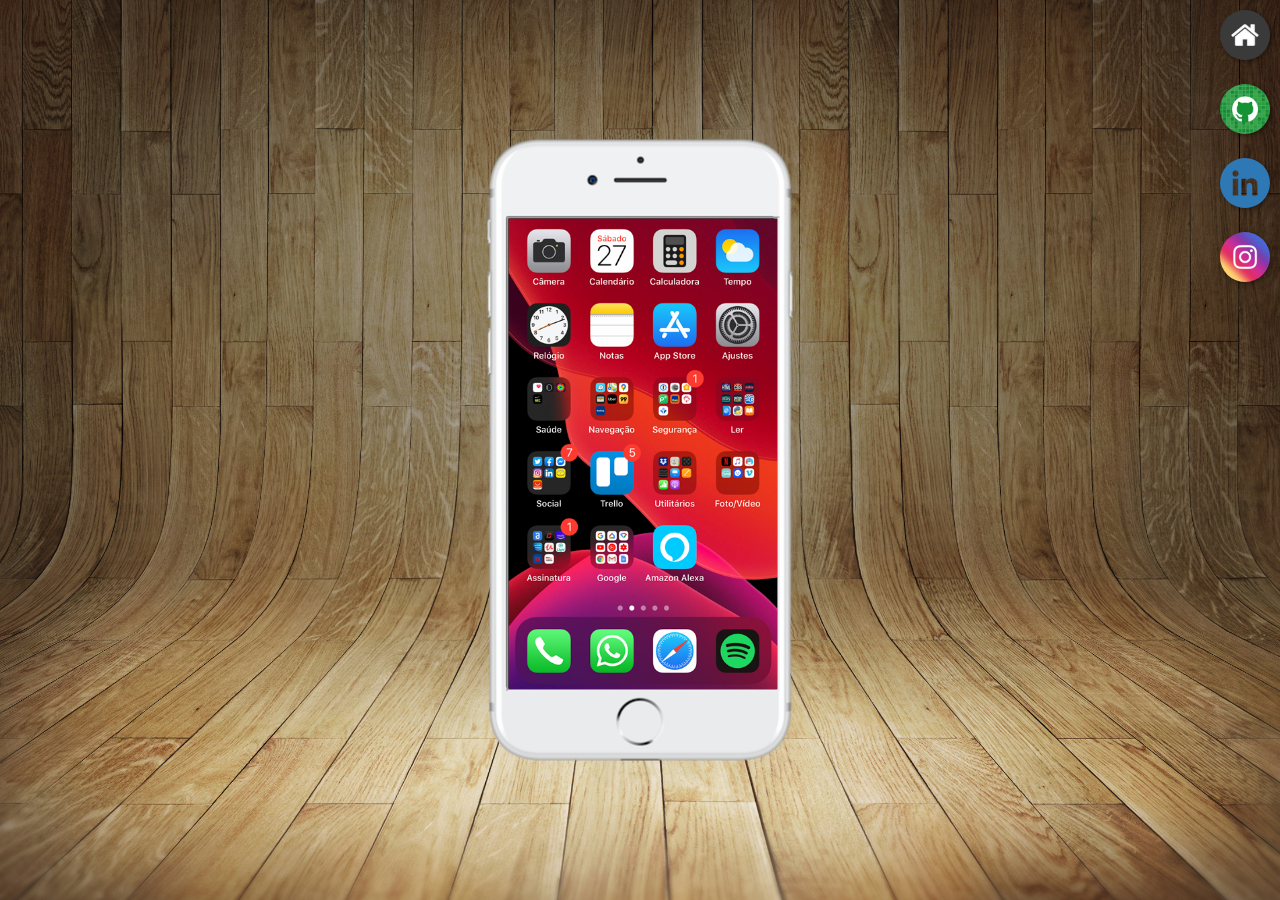
<file: pacote-d013/index.html>
<!DOCTYPE html>
<html lang="pt-BR">
<head>
    <meta charset="UTF-8">
    <meta name="viewport" content="width=device-width, initial-scale=1.0">
    <title>Redes Sociais</title>
    <link rel="shortcut icon" href="pacote-d013/favicon.ico" type="image/x-icon">
    <link rel="stylesheet" href="style.css">
</head>
<body>
    <main>
        <section id="telefone">
            <iframe src="home.html"  name="tela" id="tela" ></iframe>
        </section>
        <section id="redes-sociais">
            <a target="tela" href="home.html"><img  src="pacote-d013/imagens/logo-home.jpg" alt=""></a><br>
            <a target="tela" href="github.html"><img src="pacote-d013/imagens/logo-github.jpg"></a><br>
            <a target="tela" href="linkedin.html"><img src="pacote-d013/imagens/logo-linkedin.png" alt=""></a><br>
            <a target="tela" href="instagram.html"><img src="pacote-d013/imagens/logo-instagram.jpg" alt=""></a>
            

        </section>
    </main>
</body>
</html>
</file>
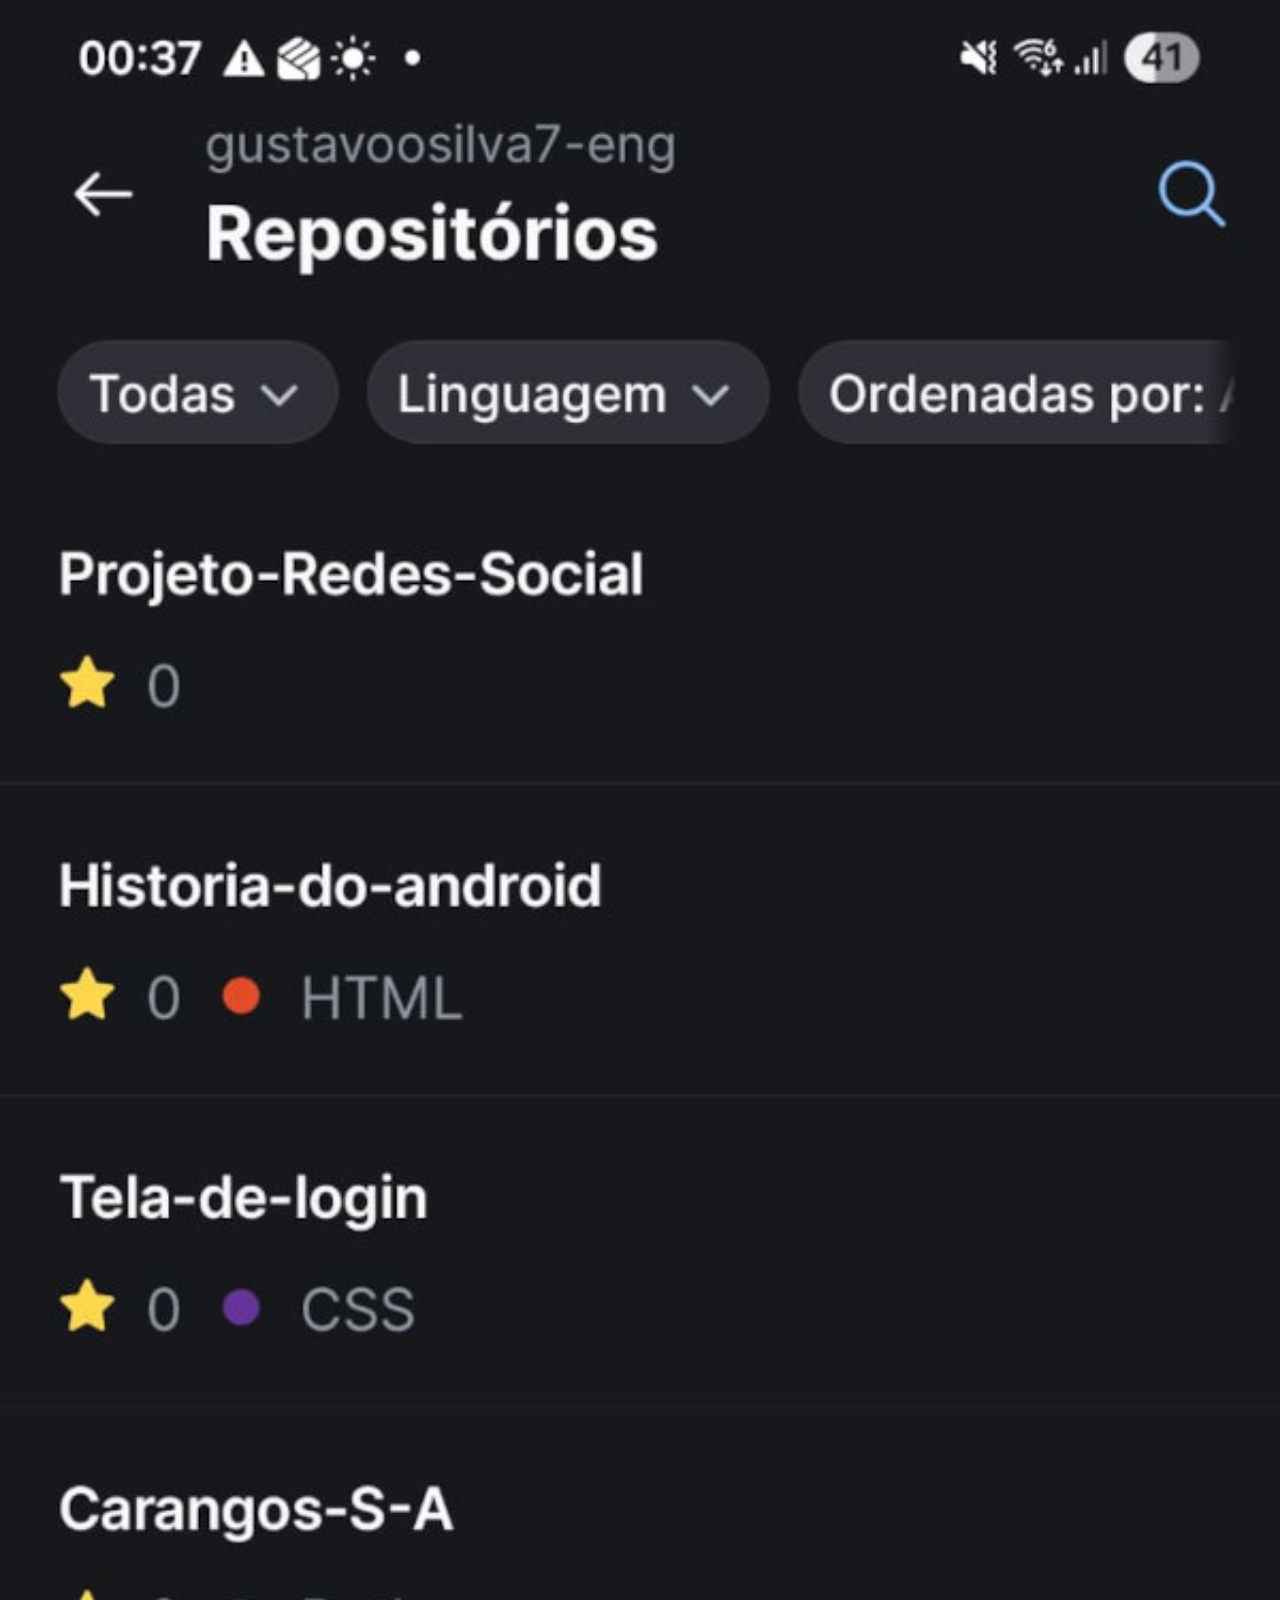
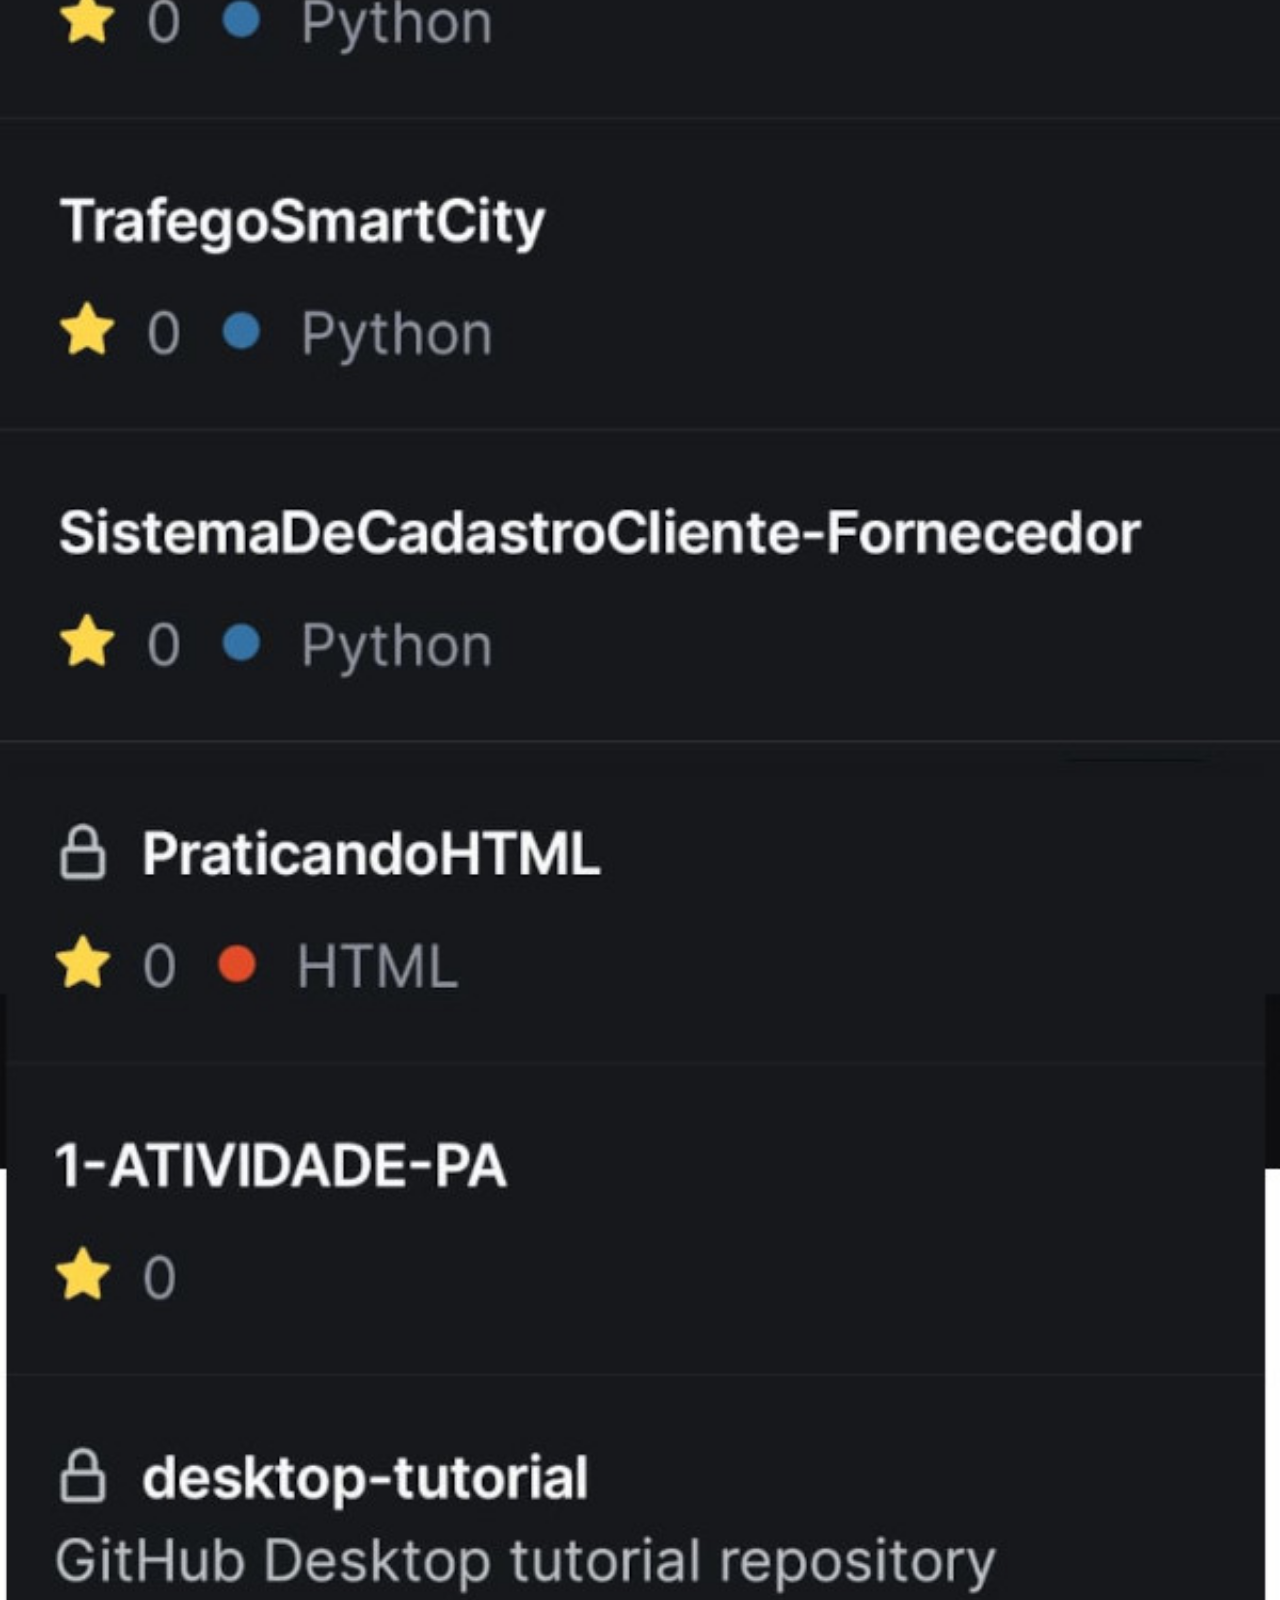
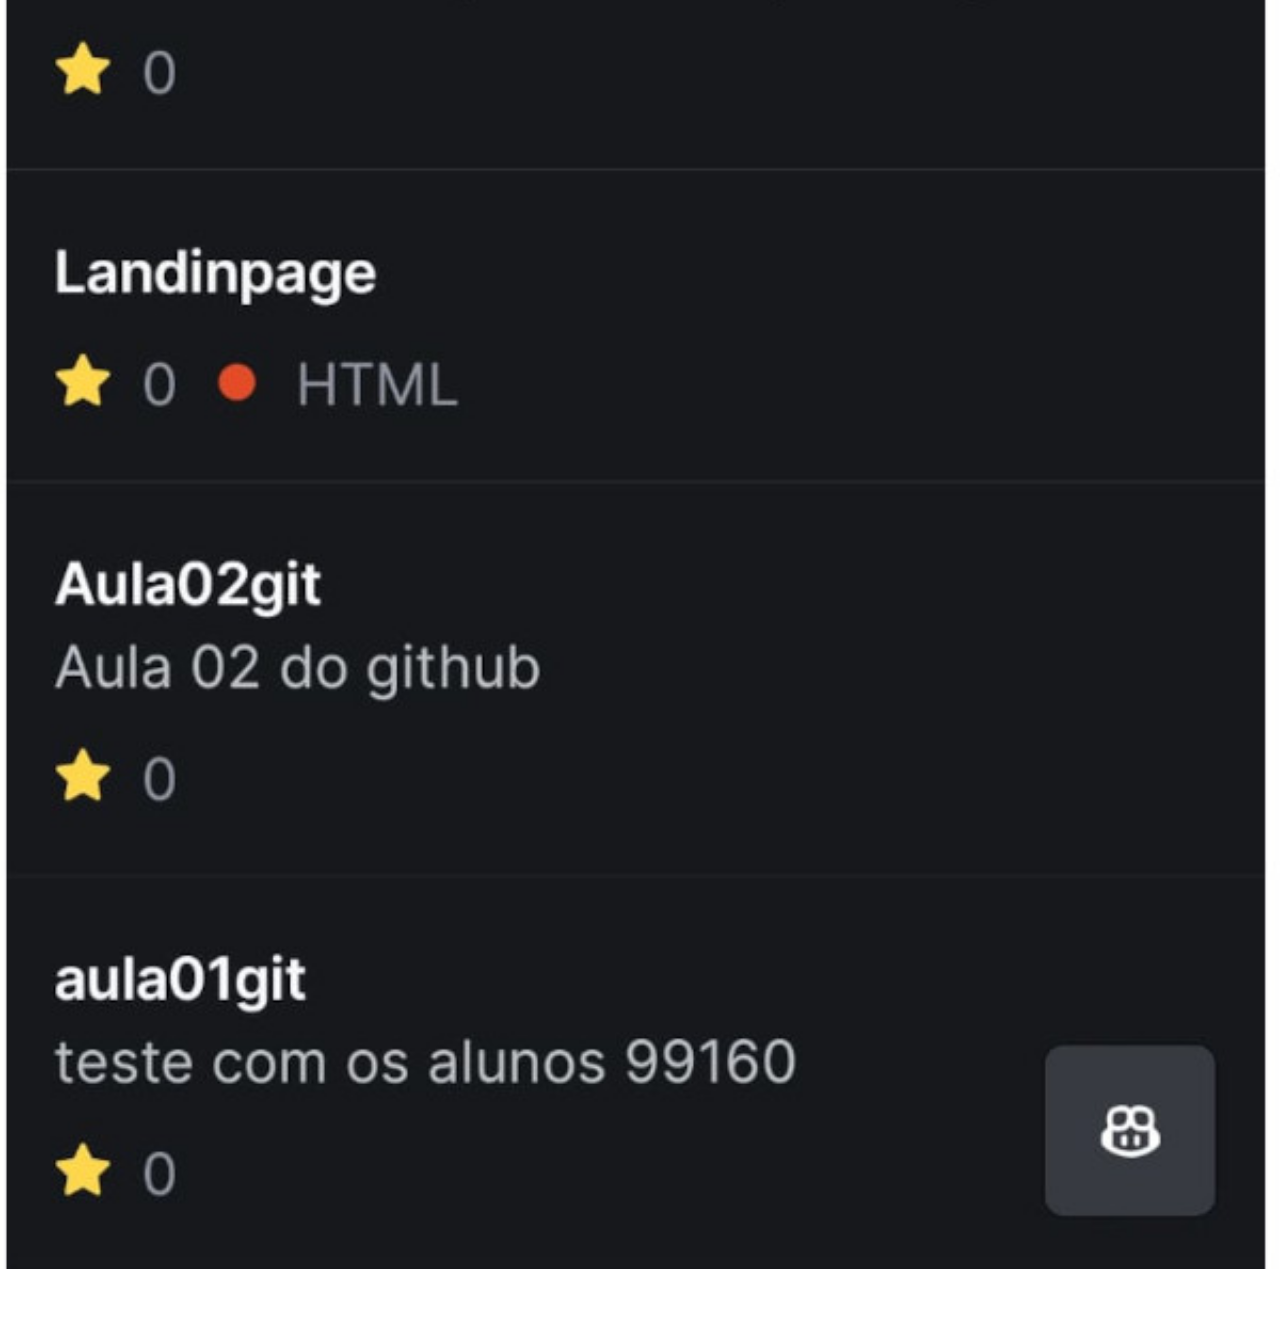
<file: pacote-d013/github.html>
<!DOCTYPE html>
<html lang="en">
<head>
    <meta charset="UTF-8">
    <meta name="viewport" content="width=device-width, initial-scale=1.0">
    <title>GitHub</title>
    <link rel="stylesheet" href="redes.css">
</head>
<body>
    <img src="pacote-d013/imagens/tela-github.jpg" alt="">
    <a href="https://github.com/gustavoosilva7-eng?tab=repositories" 
    target="_blank">ACESSE</a>
    
</body>
</html>
</file>
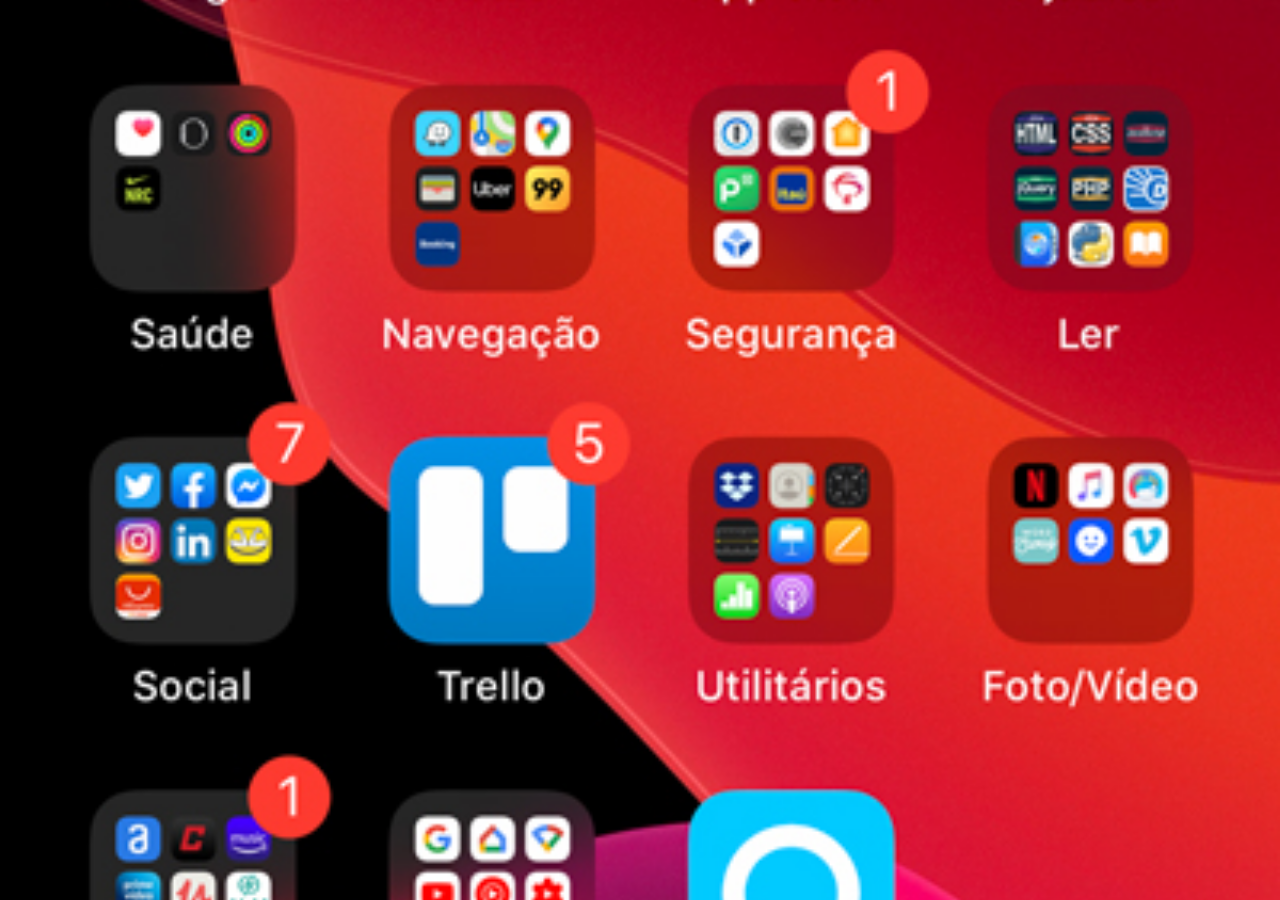
<file: pacote-d013/home.html>
<!DOCTYPE html>
<html lang="pt-BR">
<head>
    <meta charset="UTF-8">
    <meta name="viewport" content="width=device-width, initial-scale=1.0">
    <title>Home</title>
    <style>
        *{
            margin: 0px;
            padding: 0px;
        }
        body{
            width: 100vw;
            height: 100vh;
            background: black url('pacote-d013/imagens/tela-home.jpg') no-repeat center;
            background-size: cover;
            background-attachment: fixed;
        }
    </style>
</head>
<body>
    
</body>
</html>
</file>
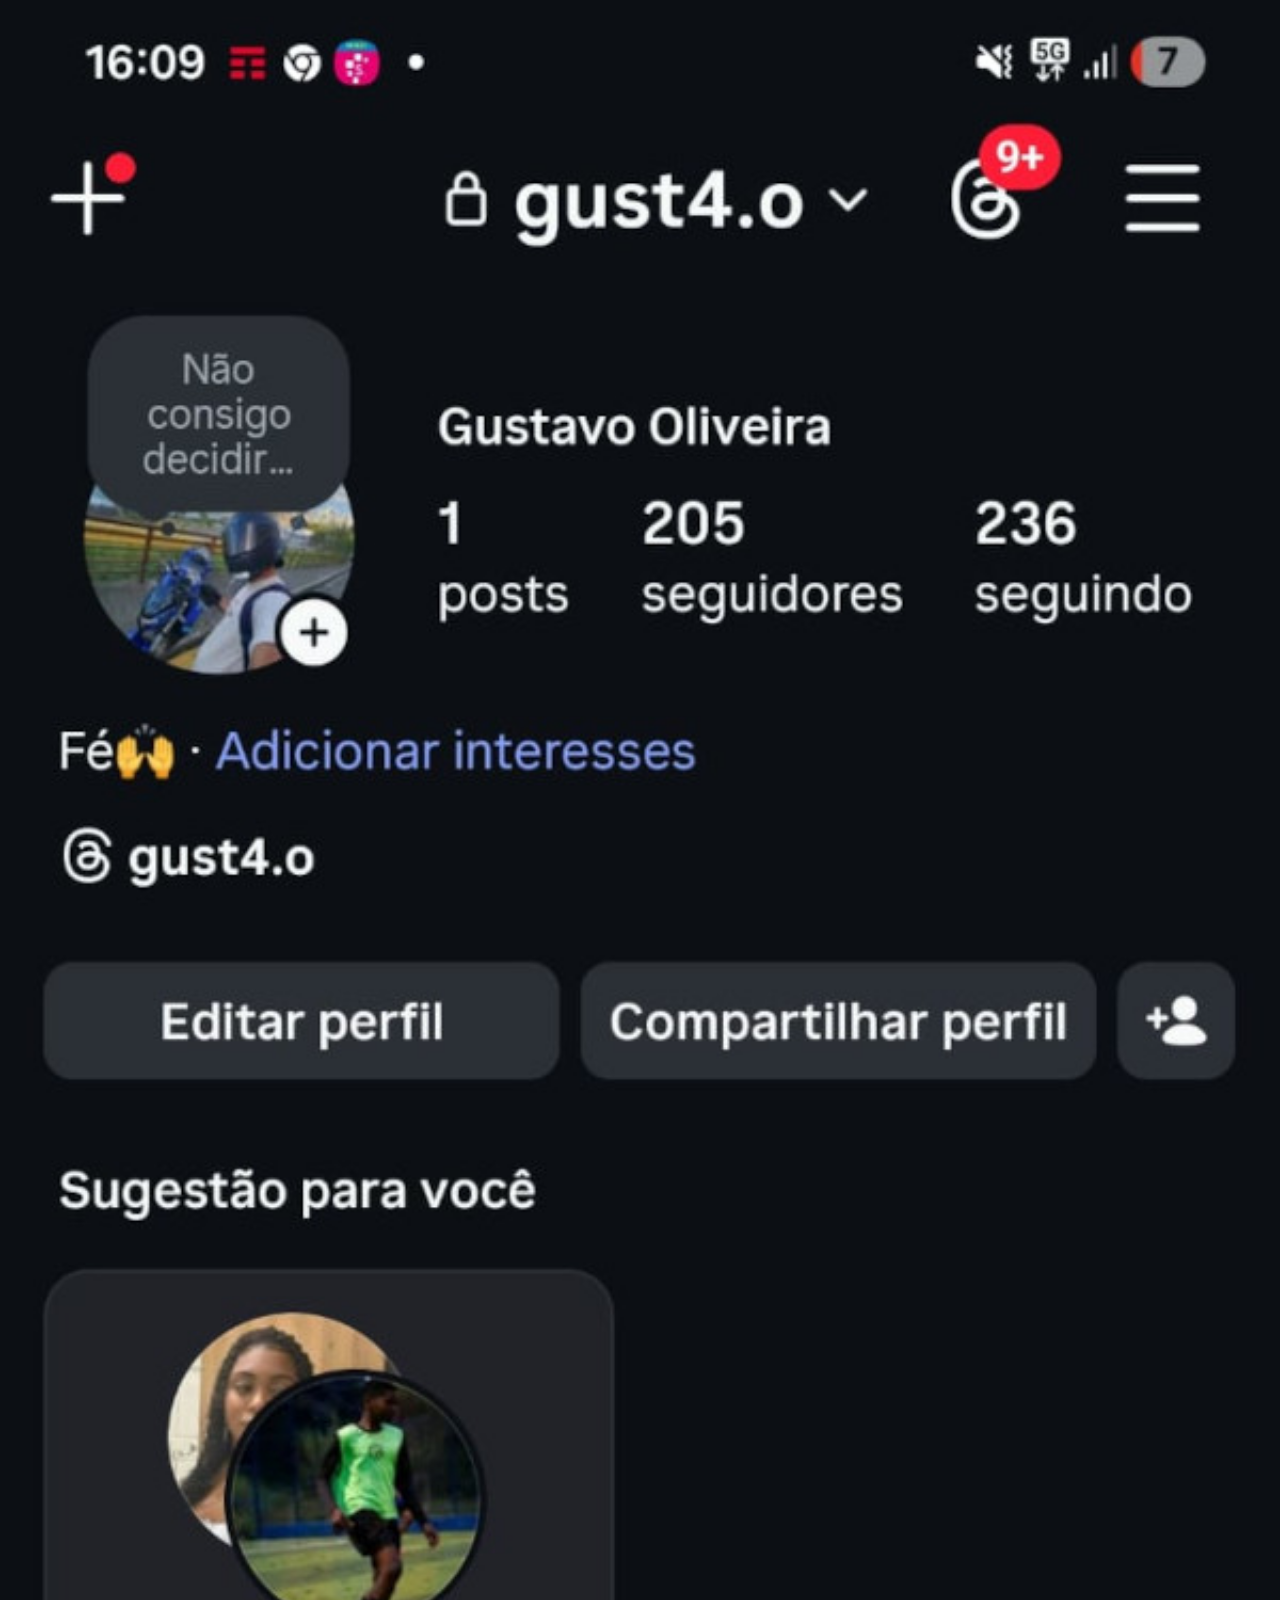
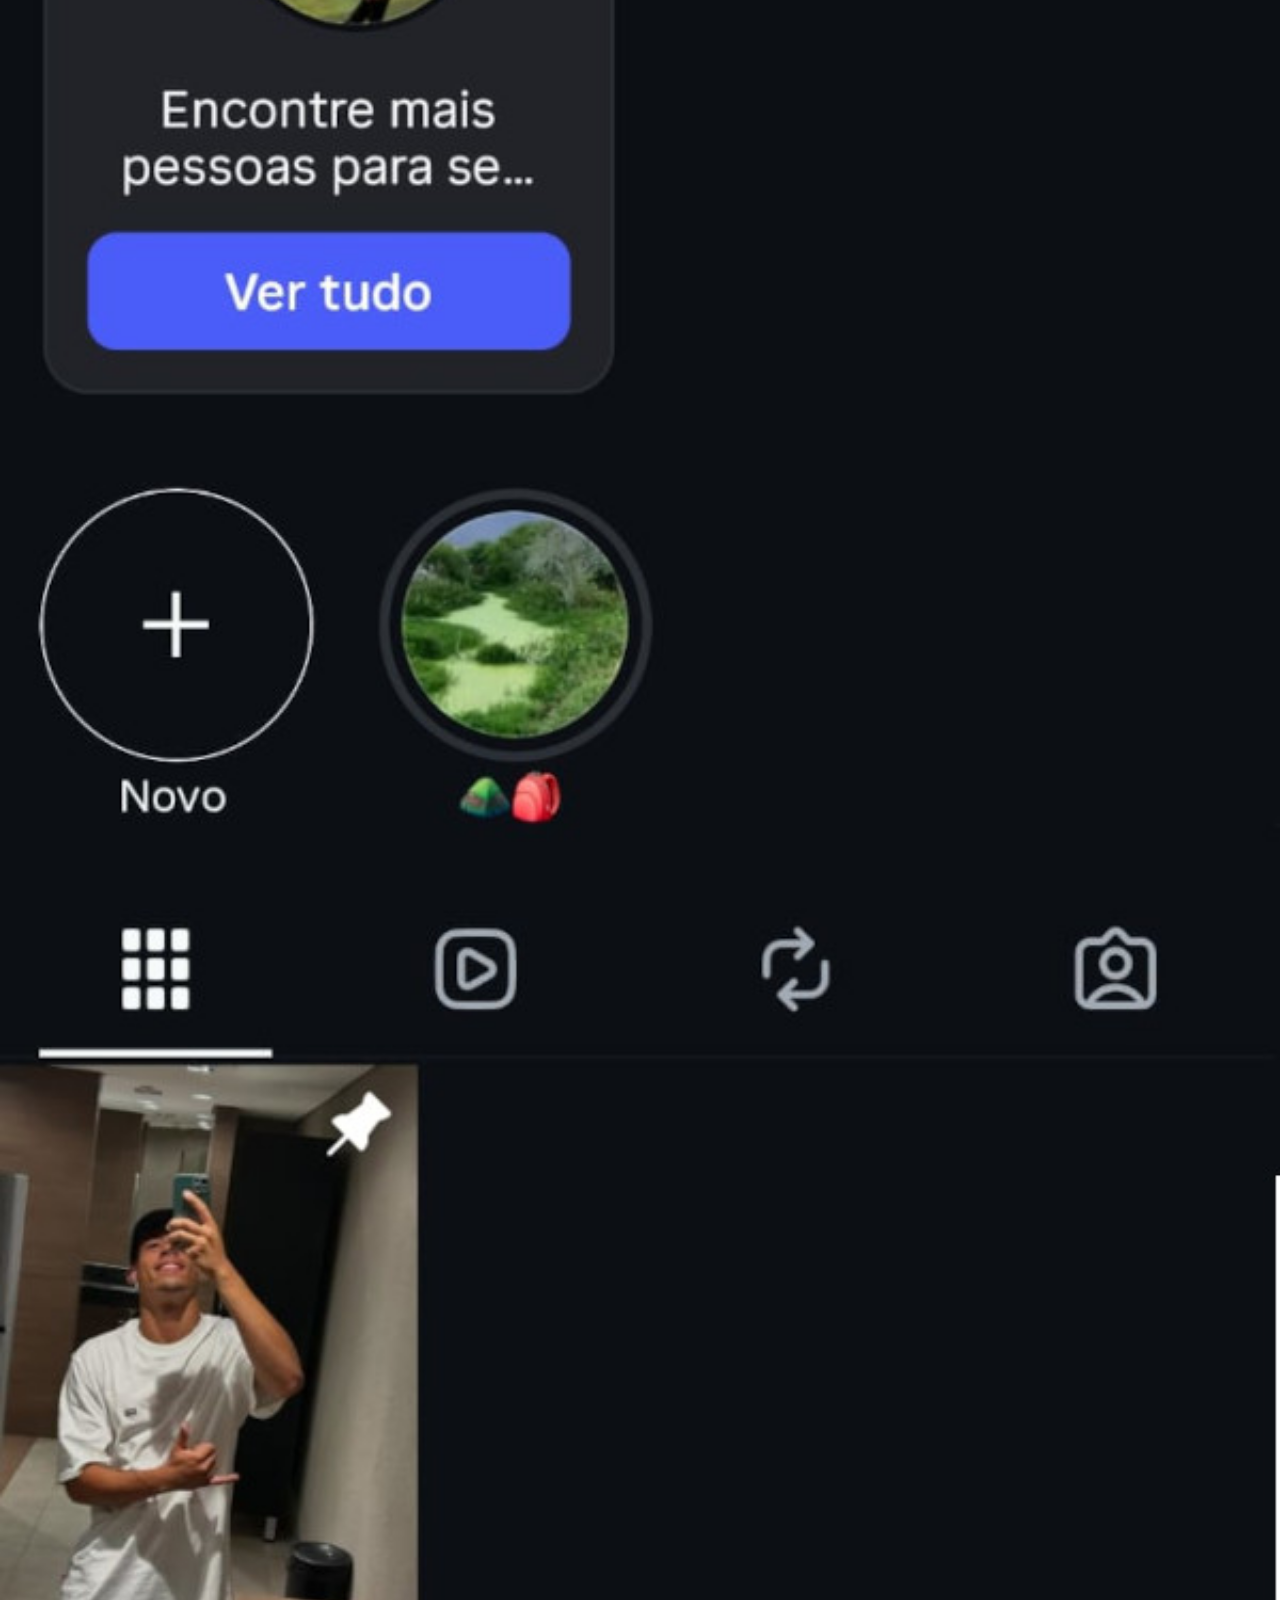
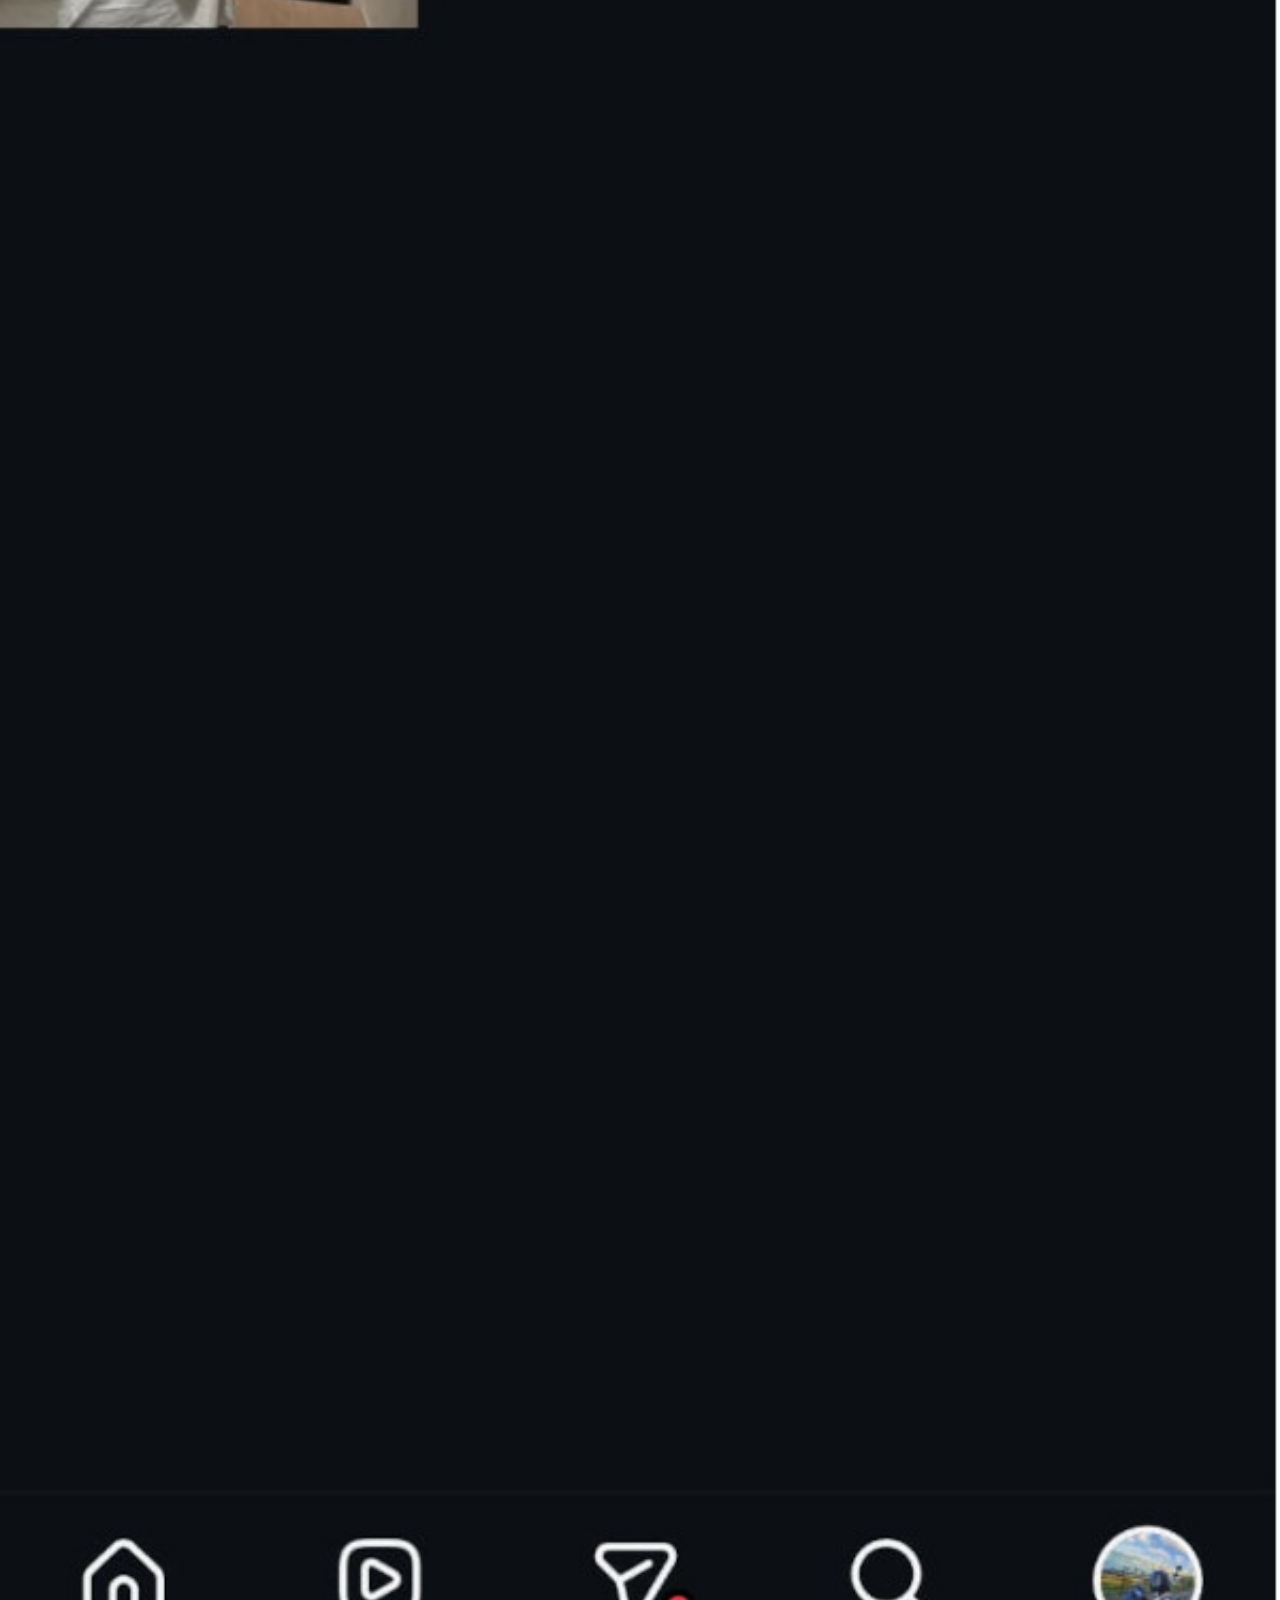
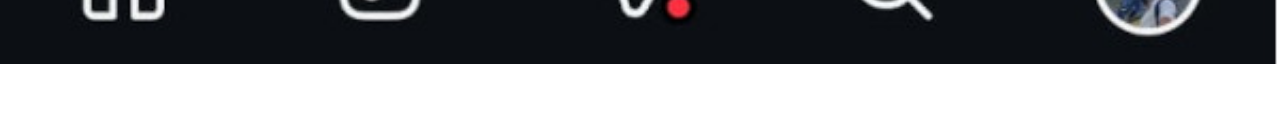
<file: pacote-d013/instagram.html>
<!DOCTYPE html>
<html lang="en">
<head>
    <meta charset="UTF-8">
    <meta name="viewport" content="width=device-width, initial-scale=1.0">
    <title>Instagram</title>
    <link rel="stylesheet" href="redes.css">
</head>
<body>
    <img src="pacote-d013/imagens/tela-instagram.jpg" alt="">
    <a href="https://www.instagram.com/gust4.o/" target="_blank">ACESSE</a>
</body>
</html>
</file>
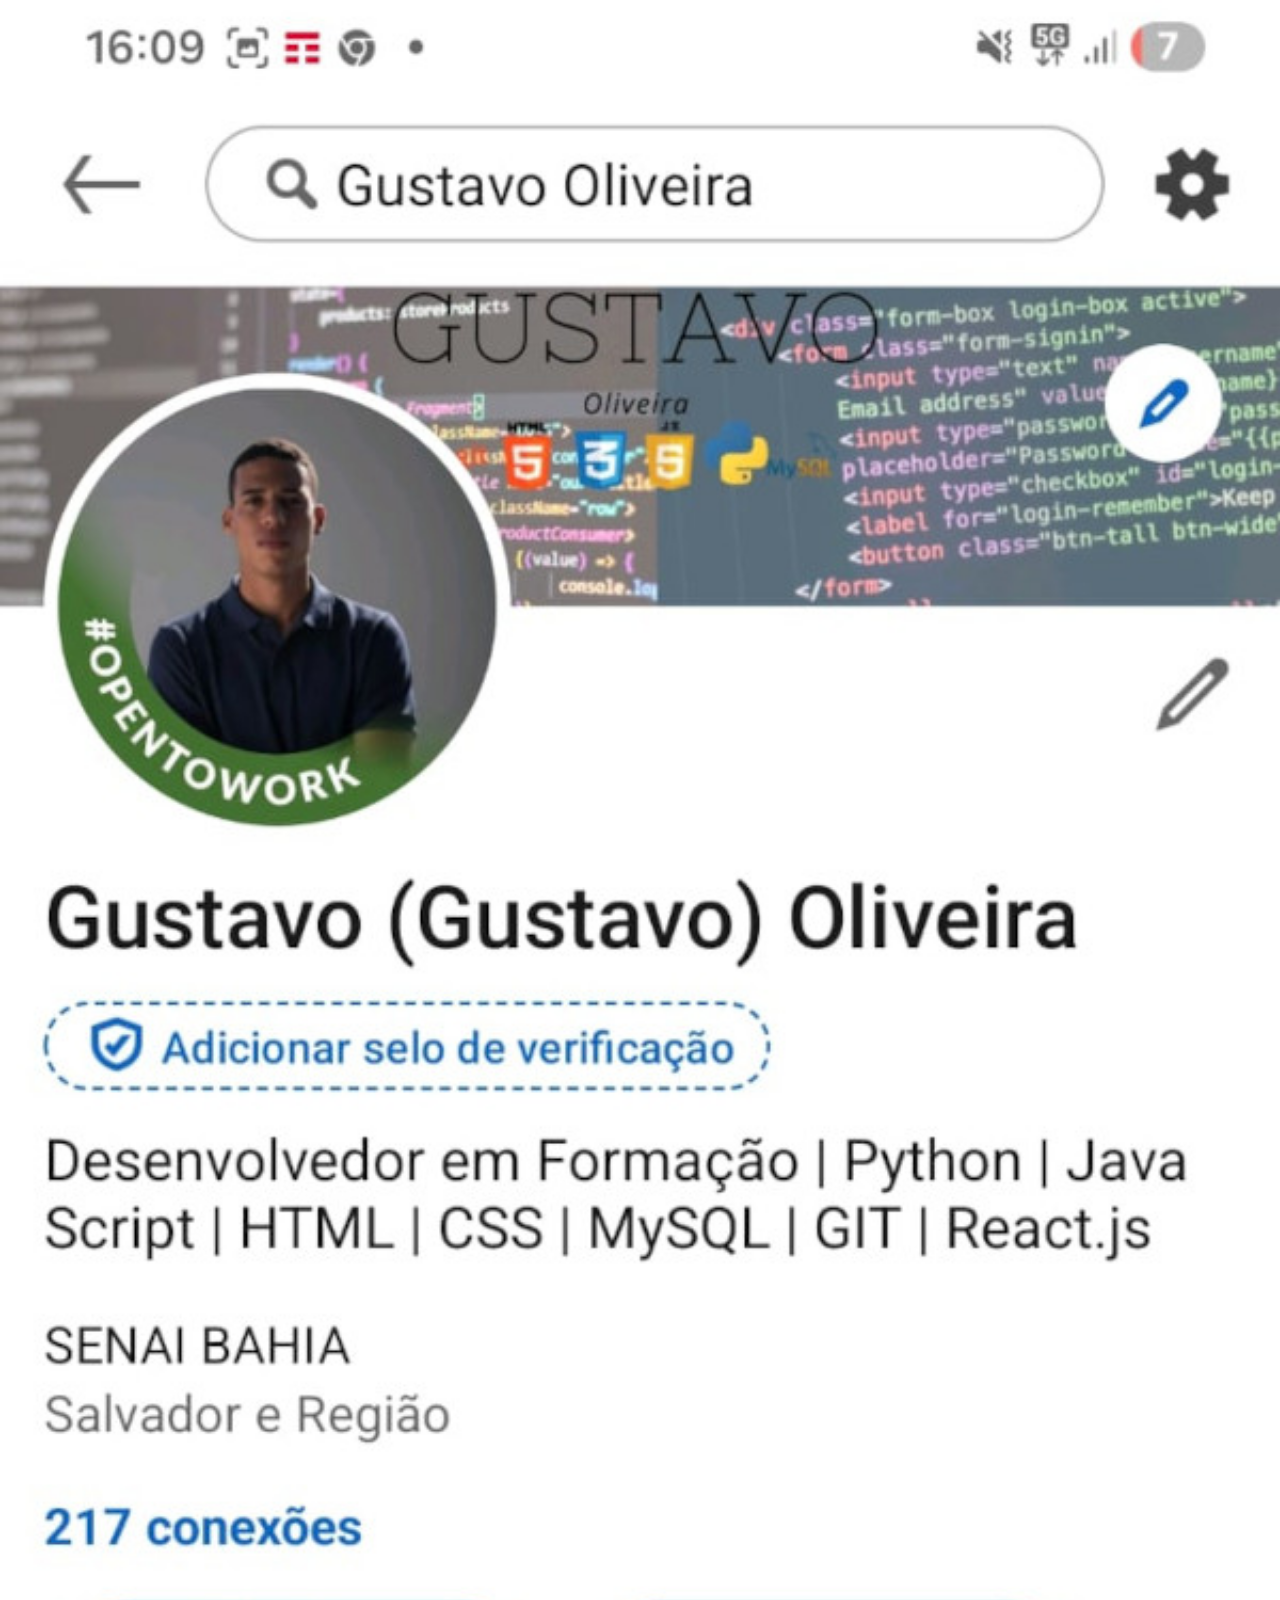
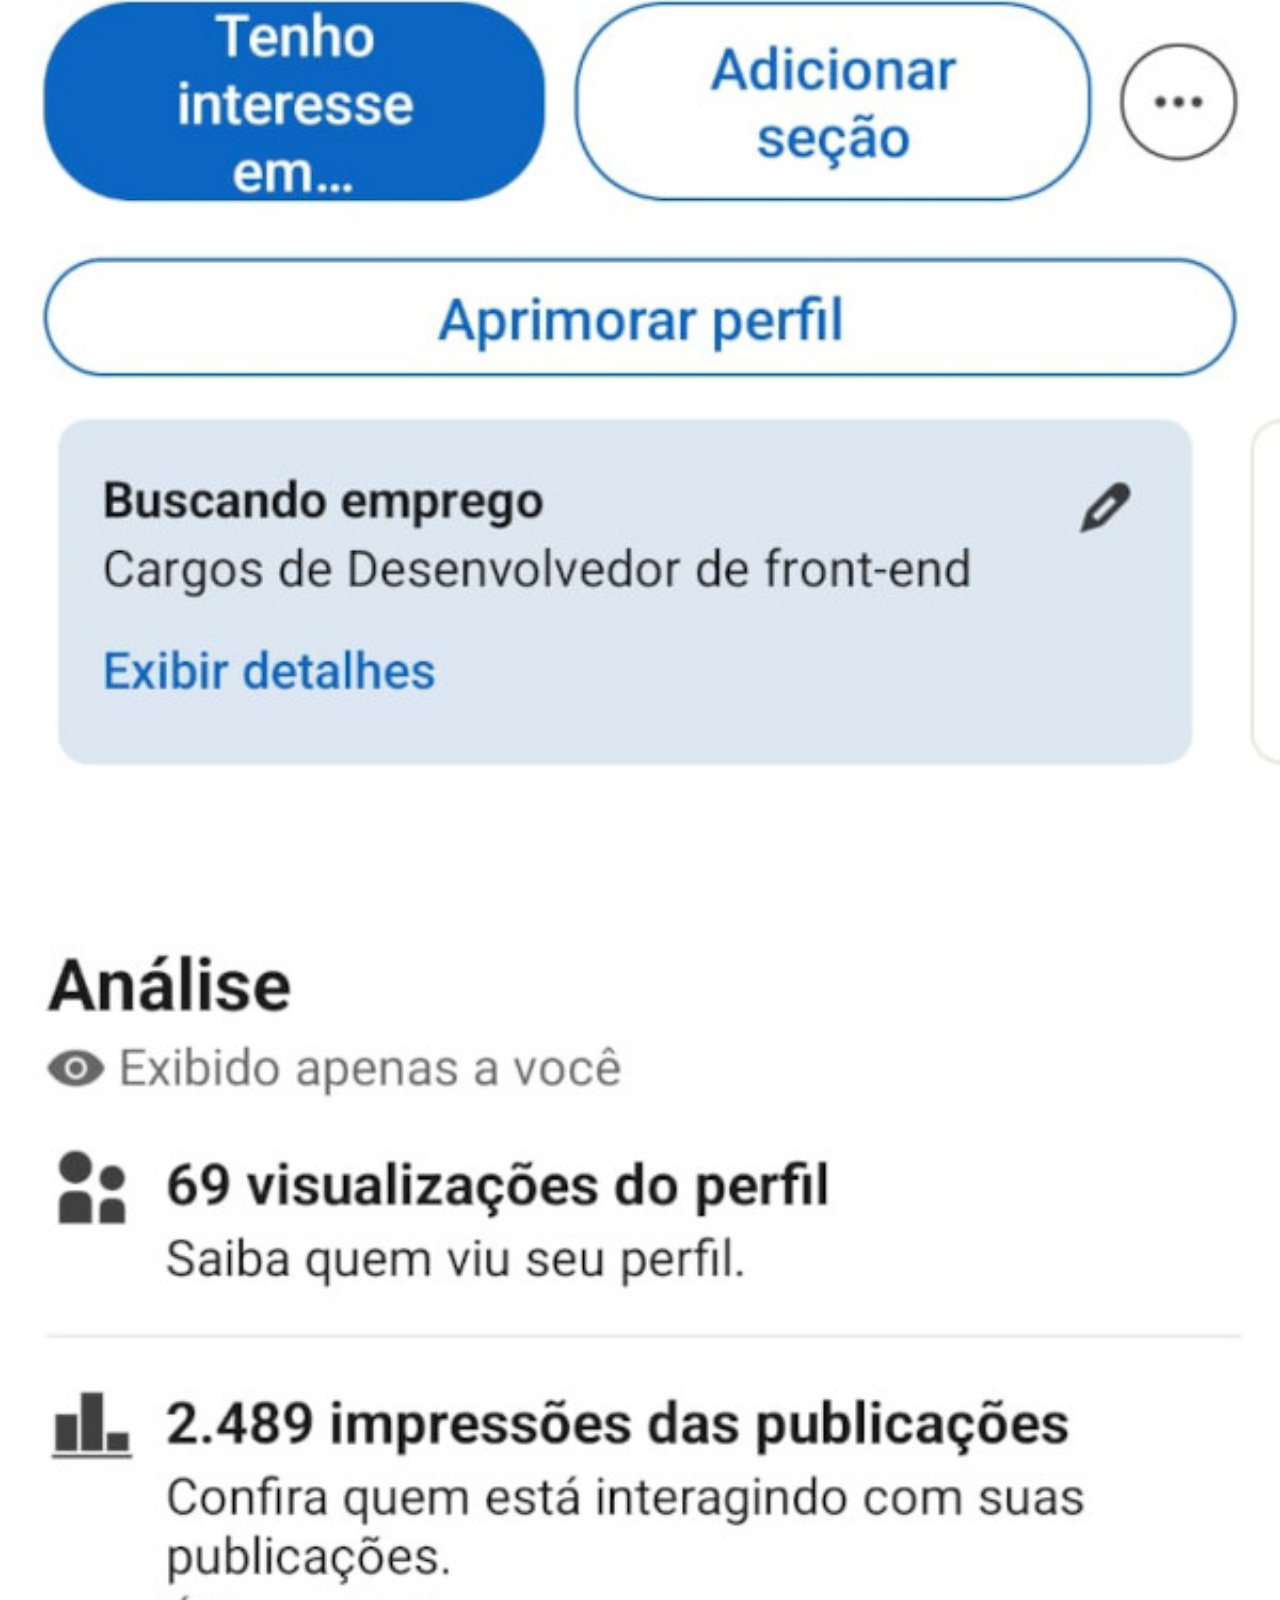
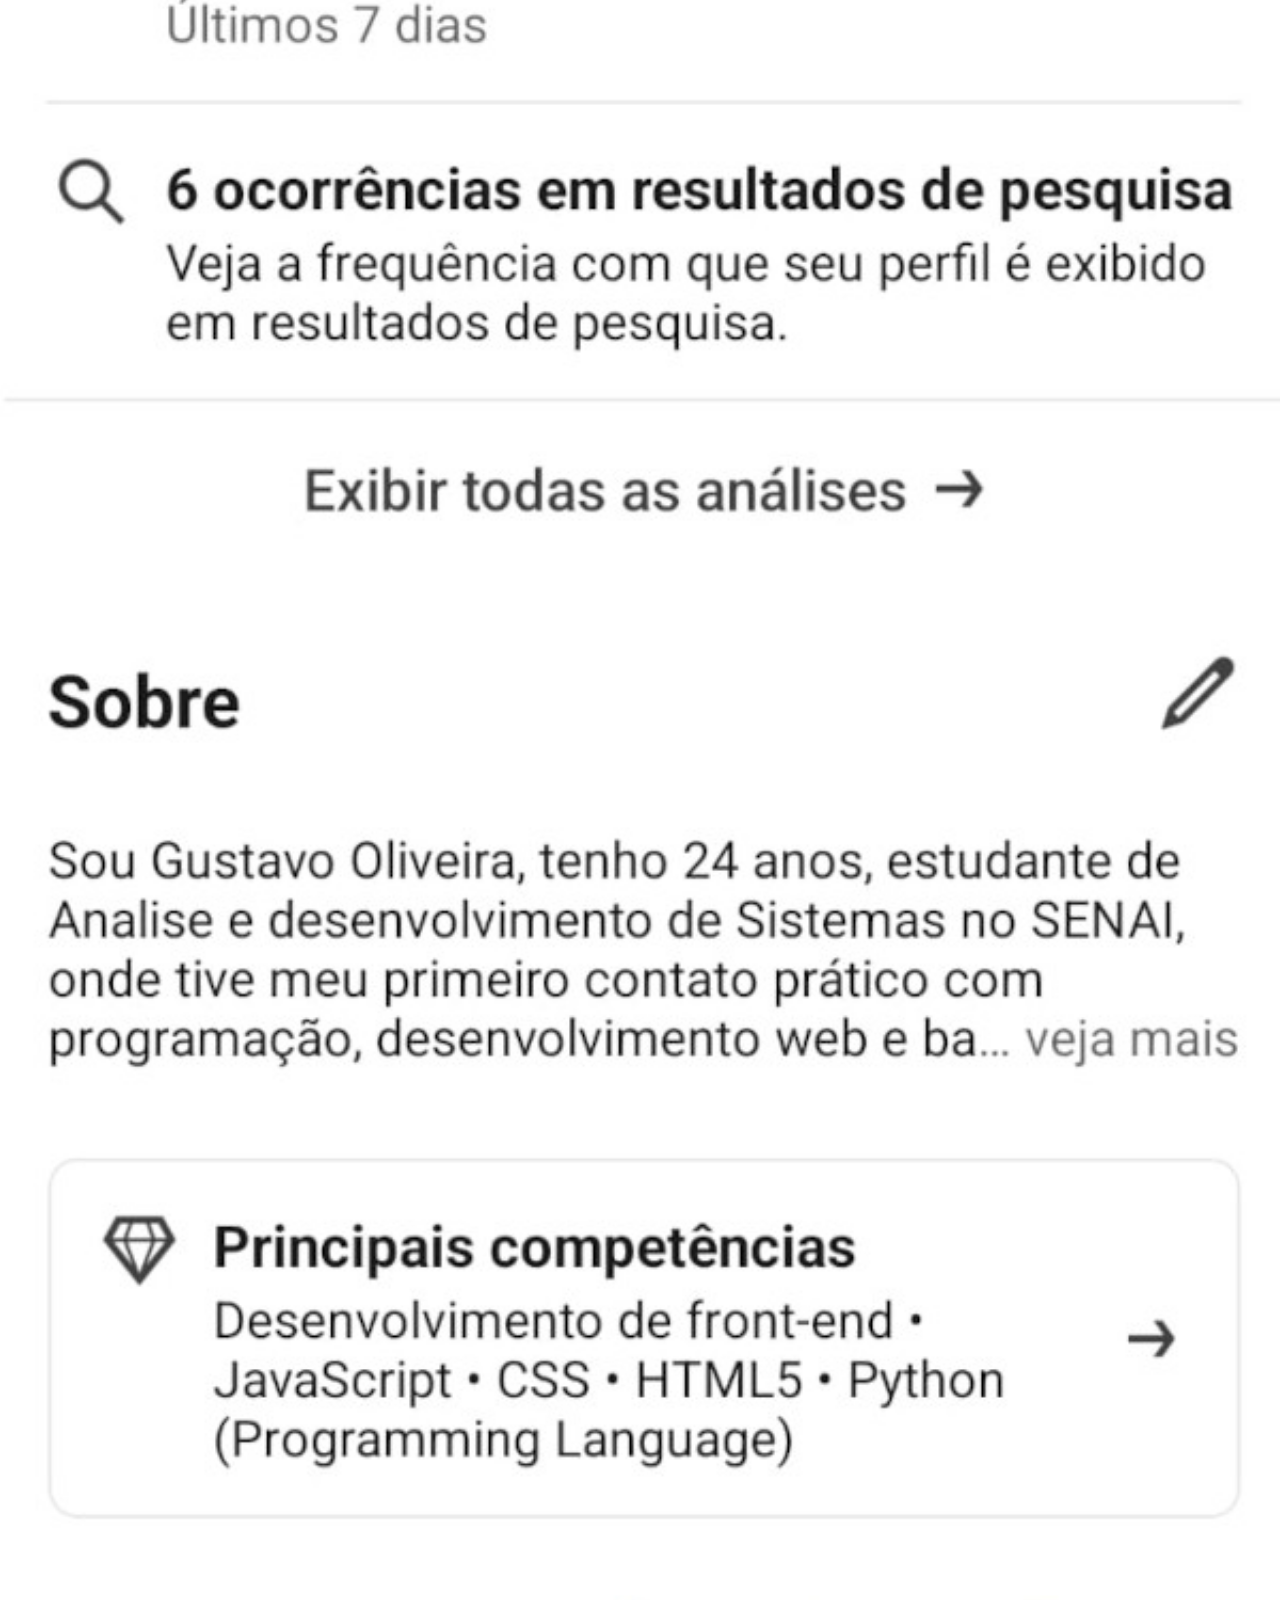
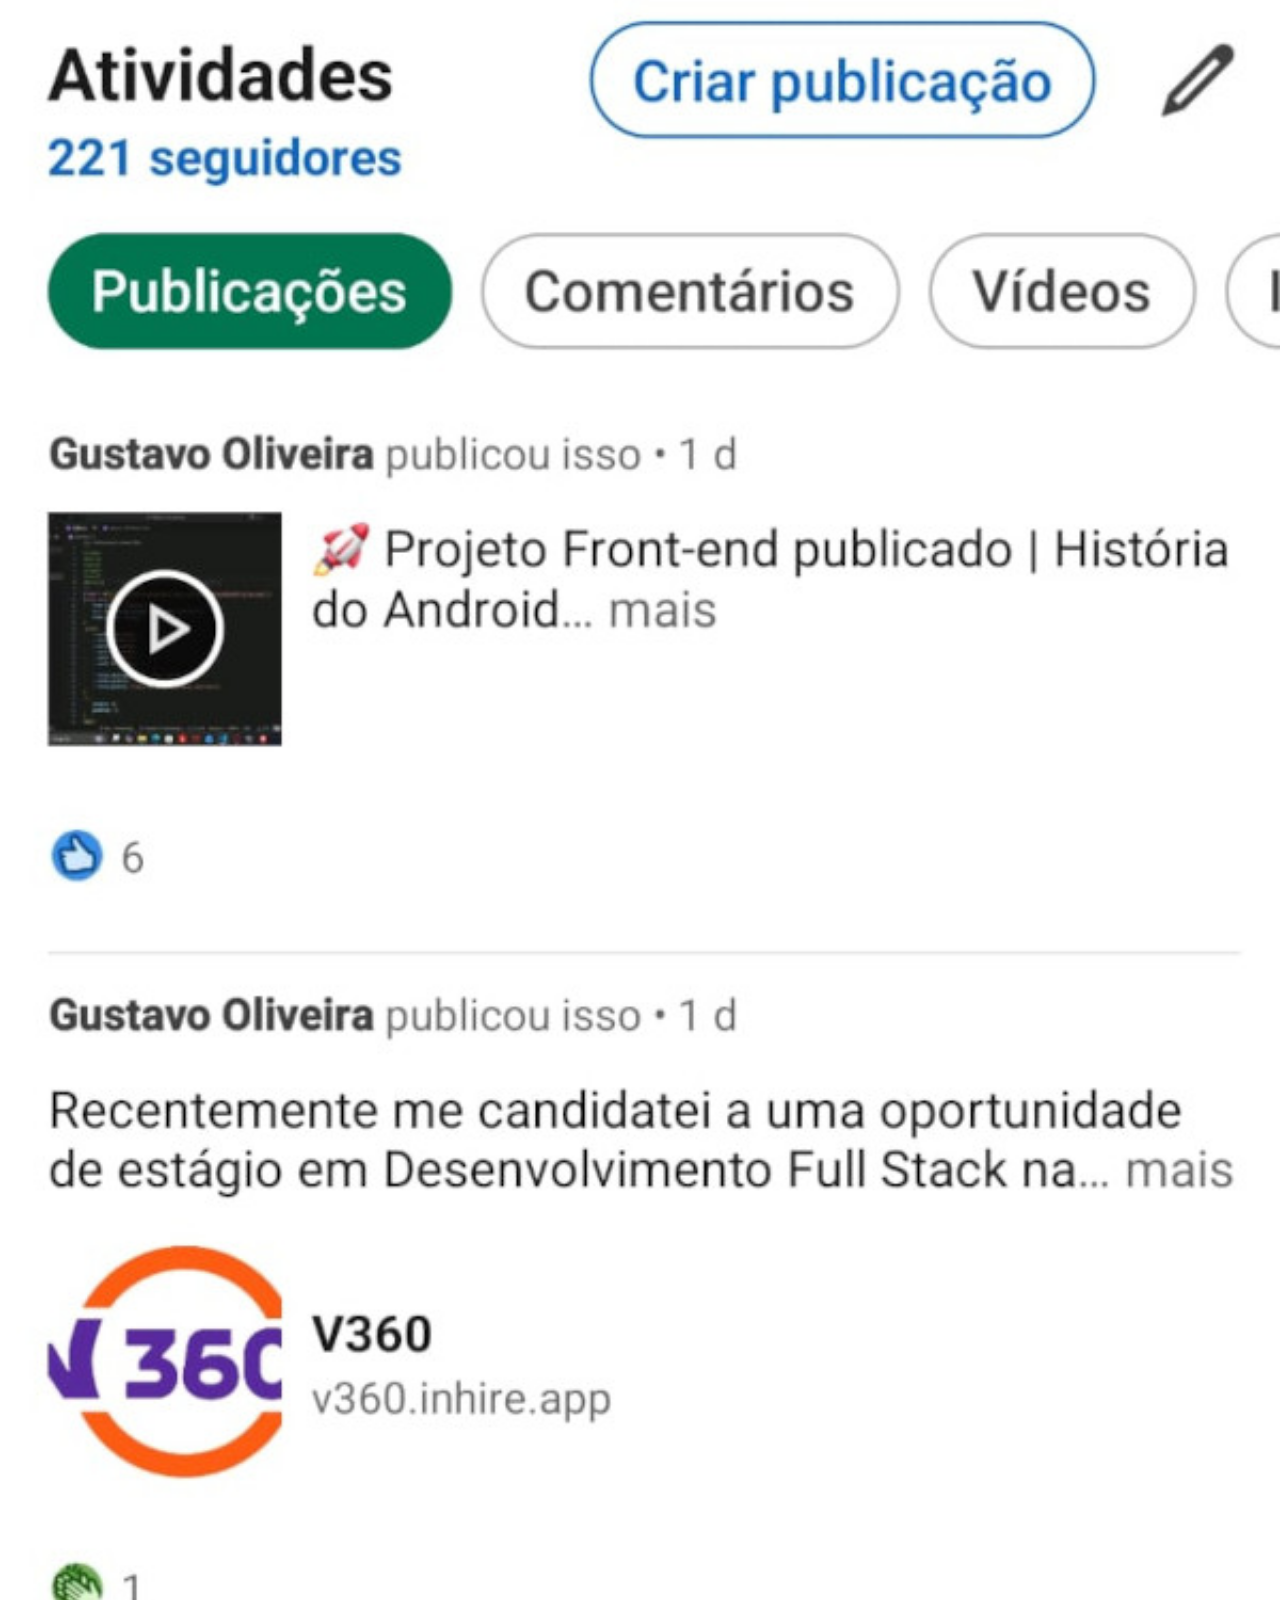
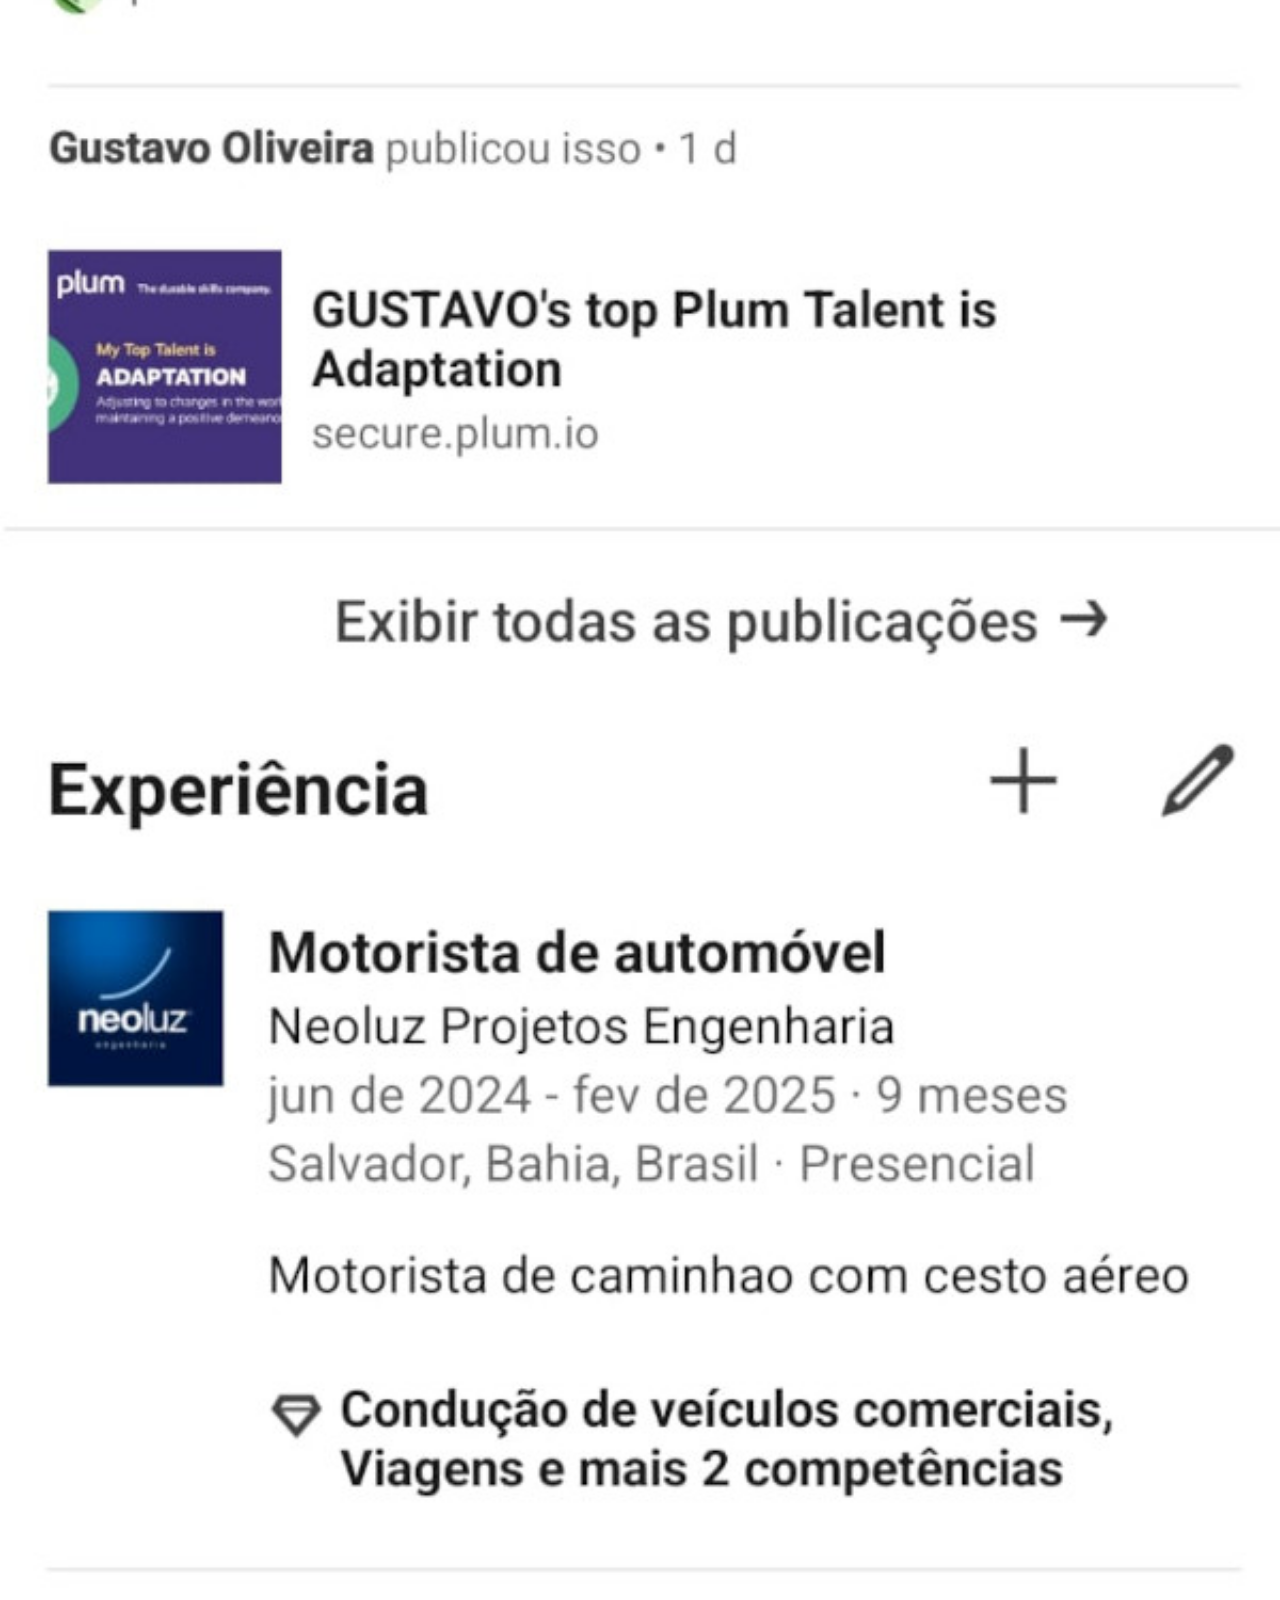
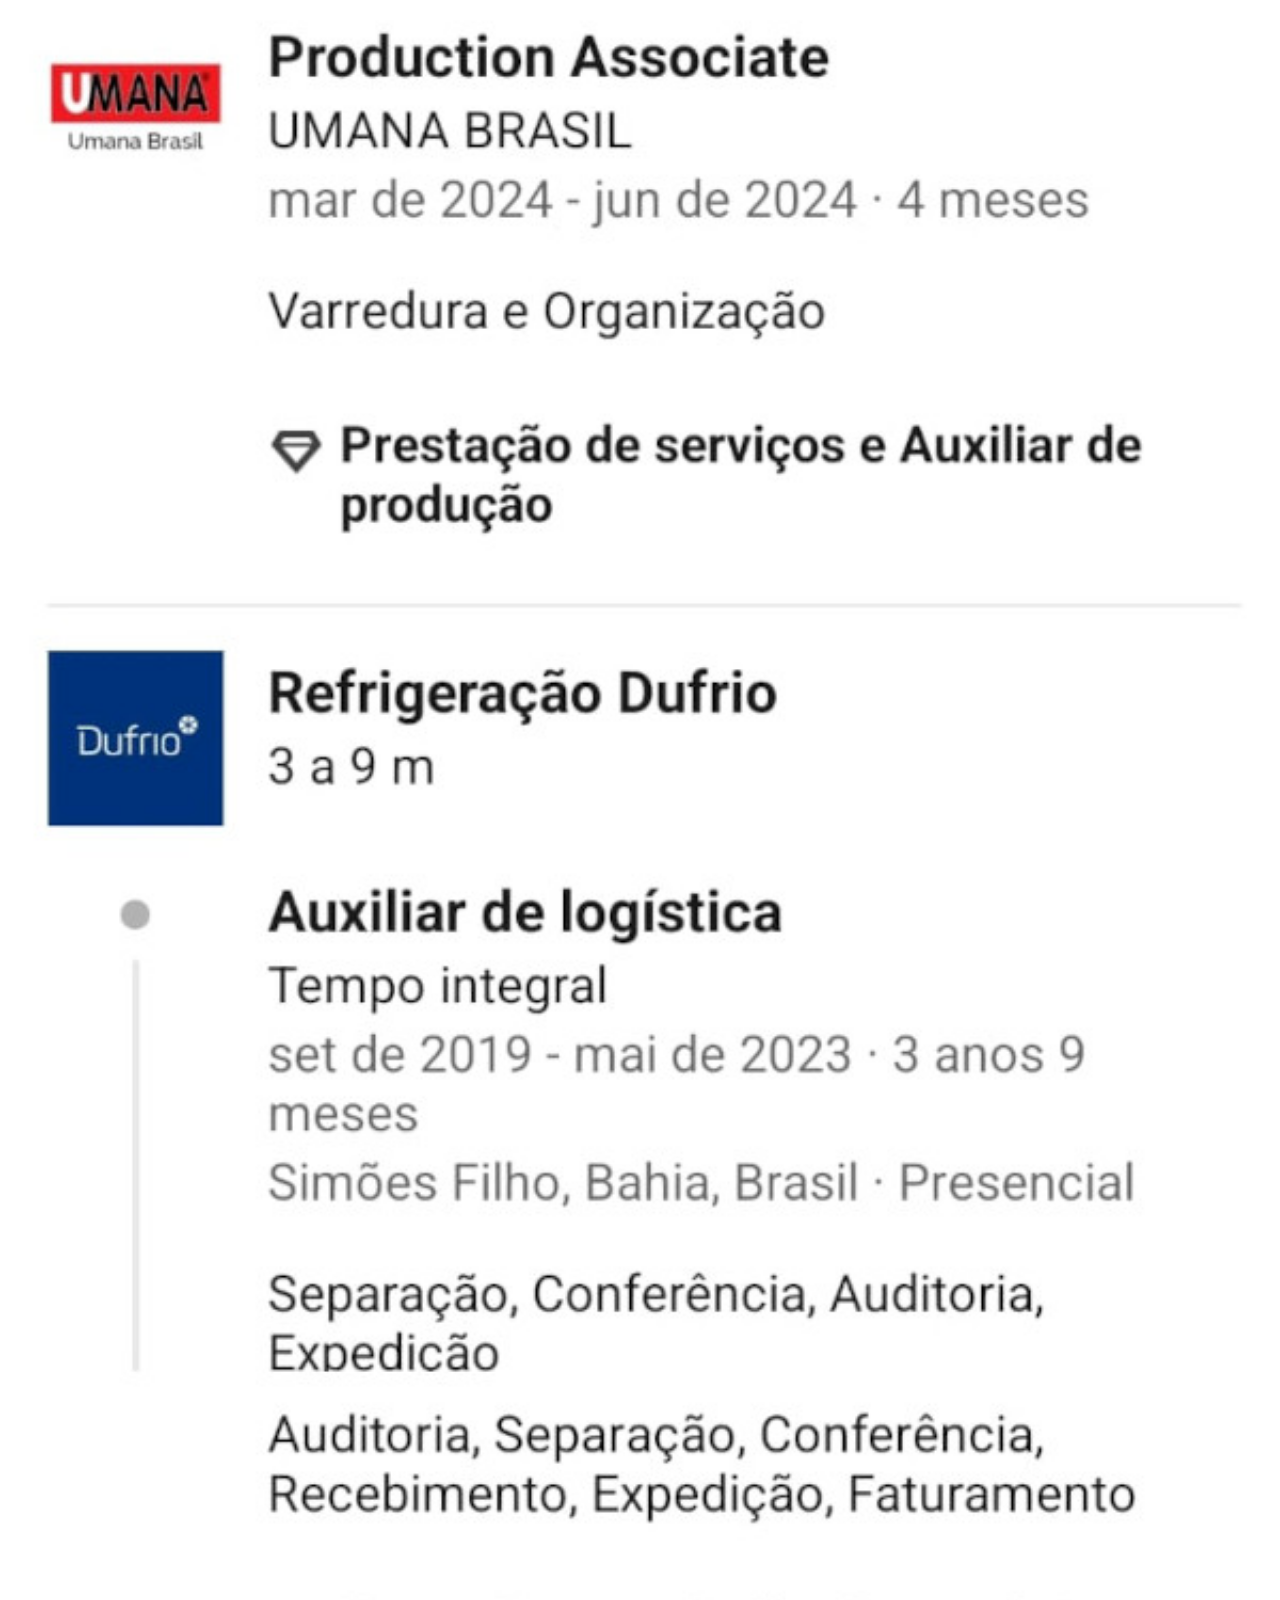
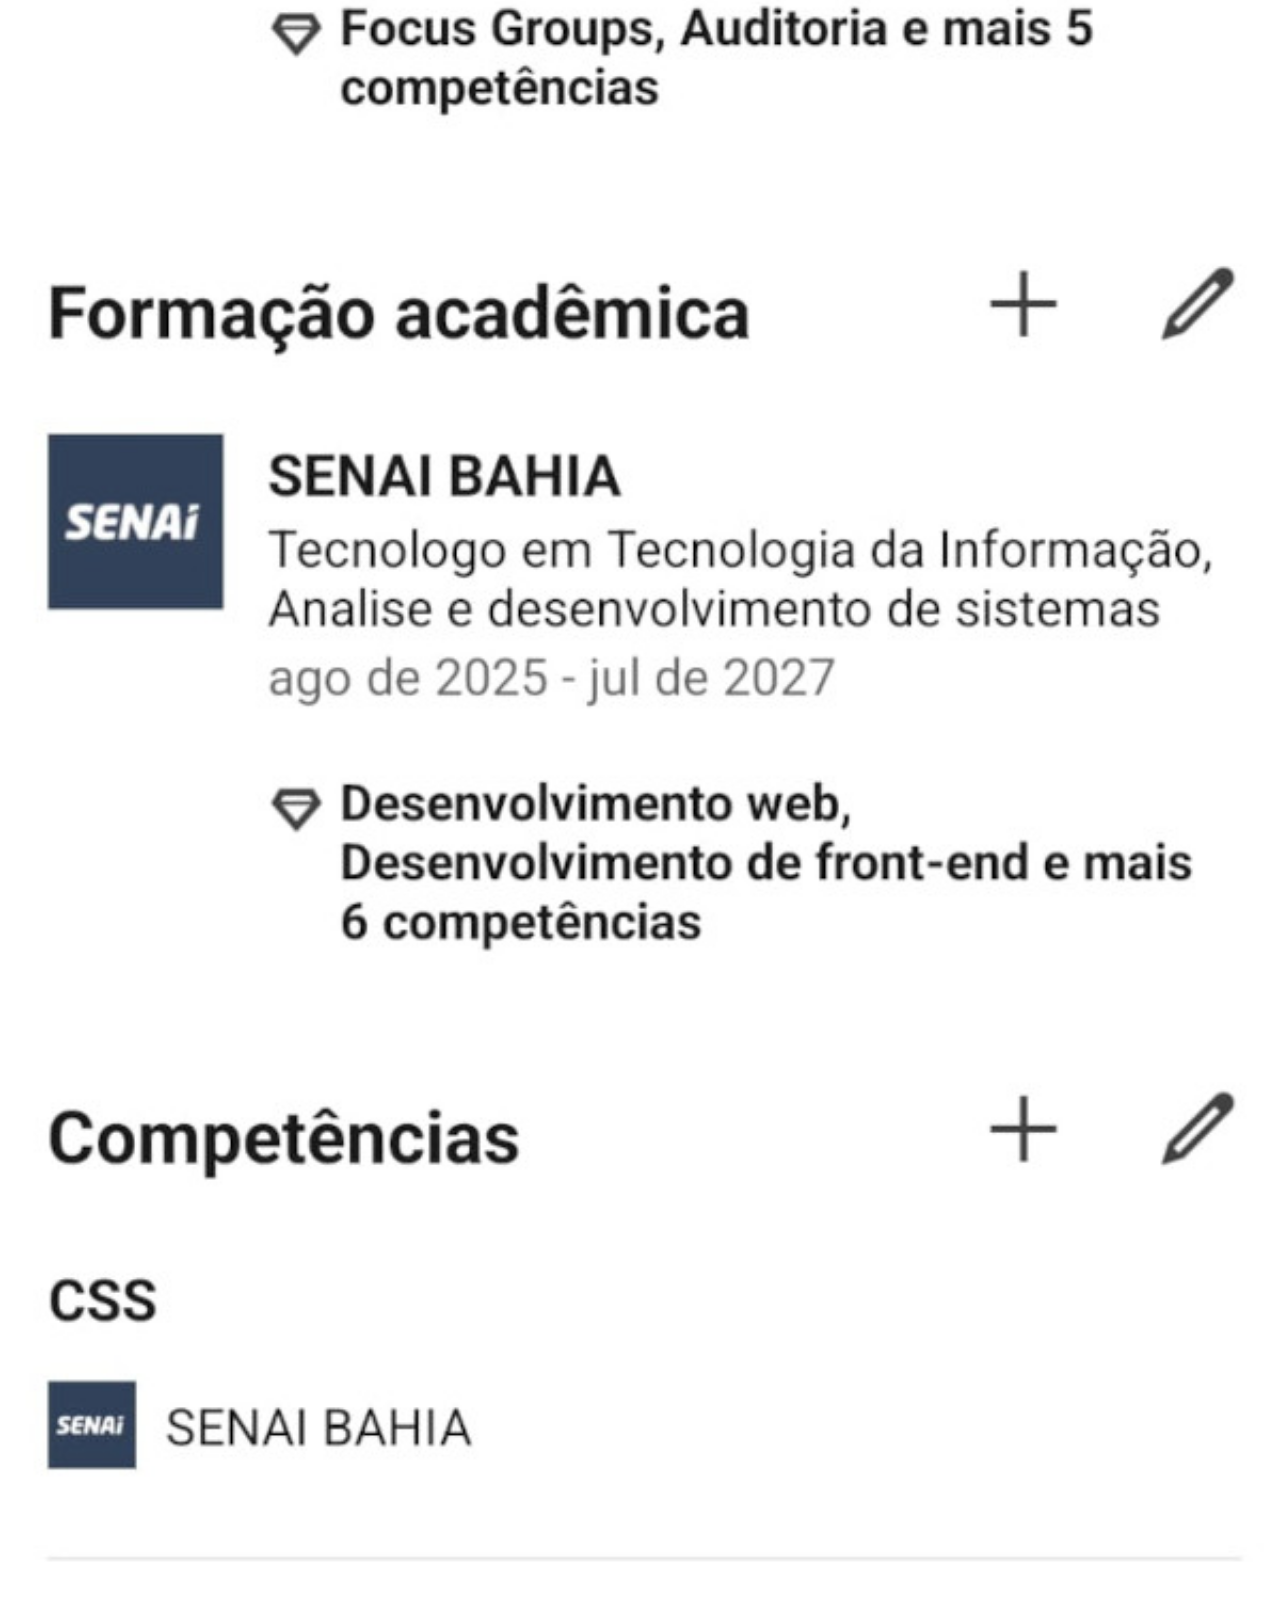
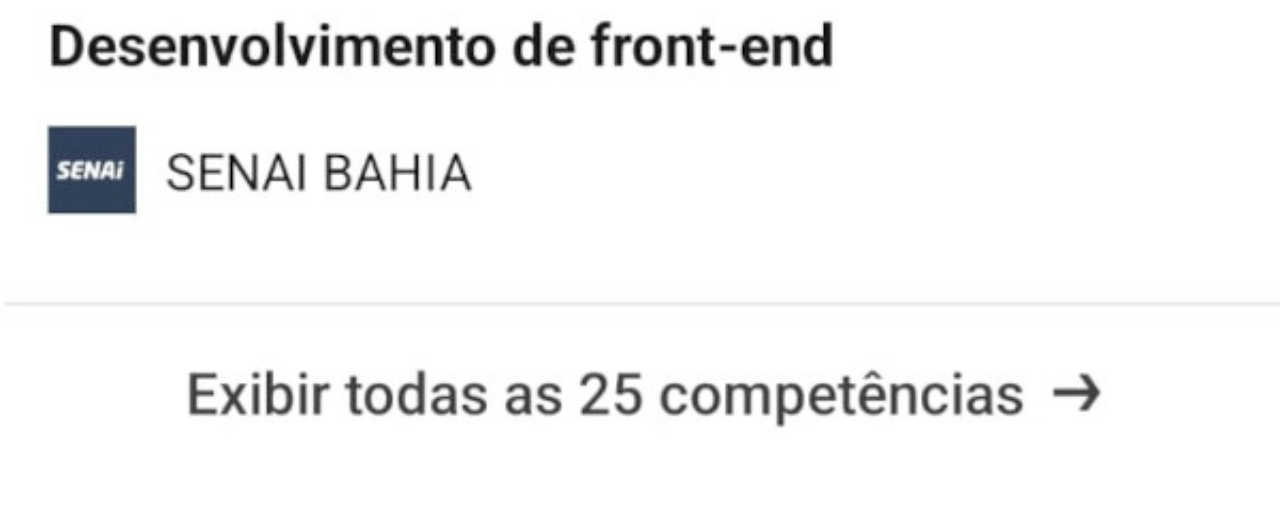
<file: pacote-d013/linkedin.html>
<!DOCTYPE html>
<html lang="en">
<head>
    <meta charset="UTF-8">
    <meta name="viewport" content="width=device-width, initial-scale=1.0">
    <title>linkedin</title>
    <link rel="stylesheet" href="redes.css">
</head>
<body>
    <img src="pacote-d013/imagens/tela-linkedin.jpg" alt="">
    <a href="https://www.linkedin.com/in/gustavo-oliveira-30b0b7365/"
    target="_blank">ACESSE</a>
</body>
</html>
</file>
<file: pacote-d013/style.css>
*{
    margin: 0px;
    padding: 0px;
    font-family: Arial, Helvetica, sans-serif;
}
body{
    background: url(pacote-d013/imagens/fundo-madeira.jpg) no-repeat center center / cover fixed;
    background-size: cover;
    background-attachment: fixed;
}
html, body{

    height: 100vh;
    width: 100vw;
    background-color: black;
}
main{
    position: relative;
    height: 100vh;
}

#telefone{
    background-size: contain;
    position: absolute;
    height: 627px;
    width: 311px;
    top: 50%;
    left: 50%;
    transform: translate(-50%, -50%);
    background: url(pacote-d013/imagens/frame-iphone.png) no-repeat;
}
#tela{
    overflow-y: auto;
    position: relative;
    top: 80px;
    left: 22px;
    width: 269px;
    height: 471px;
}
#tela::-webkit-scrollbar{
    width: 0px;
}
#redes-sociais{
    text-align: right;
}
#redes-sociais img{
    width: 50px;
    height: 50px;
    margin: 10px;
    border-radius: 50%;
    box-shadow: 2px 2px 5px rgba(0, 0, 0, 0.39);
    box-sizing: border-box;
}
#redes-sociais img:hover{
    border: 2px solid rgba(255, 255, 255, 0.61);
    transform: translate(-5px, -5px);
    box-shadow: 5px 5px 10px rgba(0, 0, 0, 0.596);
    transition: transform 0.5s, border 1s;
}
</file>
<file: pacote-d013/redes.css>
@charset "UTF-8";

*{
    margin: 0;
    padding: 0;
    font-family: Arial, Helvetica, sans-serif;
}

::-webkit-scrollbar{
    width: 0px;
    height: 0px;
}

img{
    width: 100vw;
}

a{
    display: block;
    color: white;
    padding: 15px;
    text-align: center;
    font-weight: bolder;
    text-decoration: none;
}
</file>
